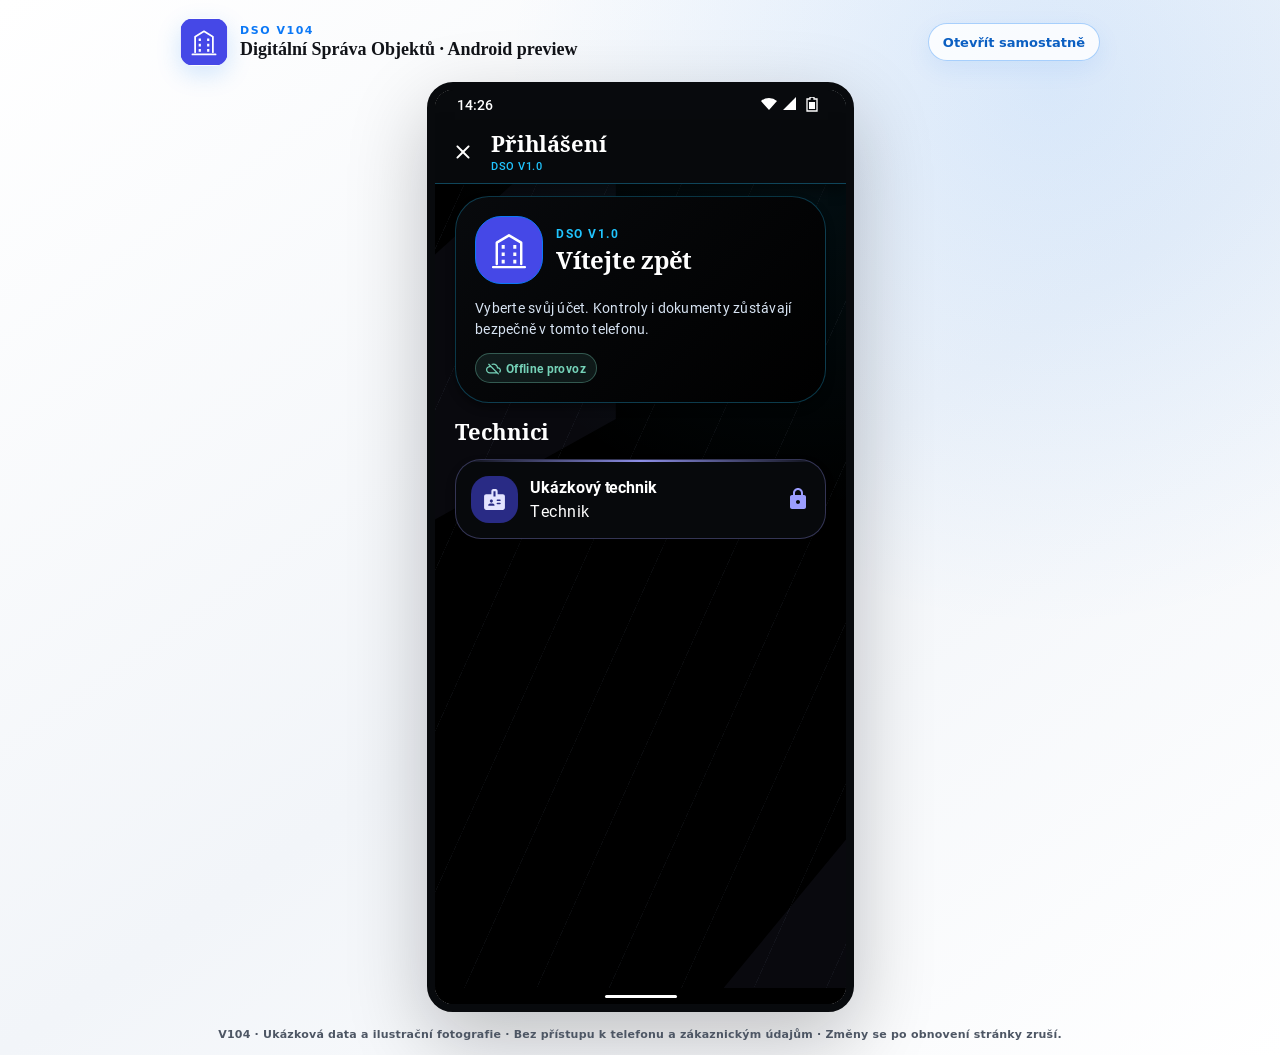
<file: index.html>
<!doctype html>
<html lang="cs">
  <head>
    <meta charset="utf-8" />
    <meta name="viewport" content="width=device-width, initial-scale=1.0" />
    <meta name="theme-color" content="#000000" />
    <meta name="description" content="Interaktivní mobilní náhled DSO — Digitální Správa Objektů." />
    <title>DSO · mobile UI preview</title>
    <link rel="icon" href="./assets/app-icon.svg" type="image/svg+xml" />
    <link rel="manifest" href="./manifest.webmanifest" />
    <script>
      if (window.matchMedia('(max-width: 520px)').matches) {
        window.location.replace('./app/?v=104-native-4');
      }
    </script>
    <link rel="stylesheet" href="./styles.css?v=104-native-4" />
  </head>
  <body>
    <main class="preview-shell">
      <header class="preview-header">
        <div class="preview-brand">
          <img src="./assets/app-icon.svg" alt="" />
          <div>
            <span>DSO V104</span>
            <strong>Digitální Správa Objektů · Android preview</strong>
          </div>
        </div>
        <a href="./app/?v=104-native-4" target="_blank" rel="noreferrer">Otevřít samostatně</a>
      </header>
      <div class="phone" aria-label="Interaktivní mobilní náhled DSO">
        <iframe src="./app/?v=104-native-4" title="DSO — Digitální Správa Objektů"></iframe>
      </div>
      <p class="preview-note">V104 · Ukázková data a ilustrační fotografie · Bez přístupu k telefonu a zákaznickým údajům · Změny se po obnovení stránky zruší.</p>
    </main>
    <script src="./app.js?v=104-native-4"></script>
  </body>
</html>
</file>
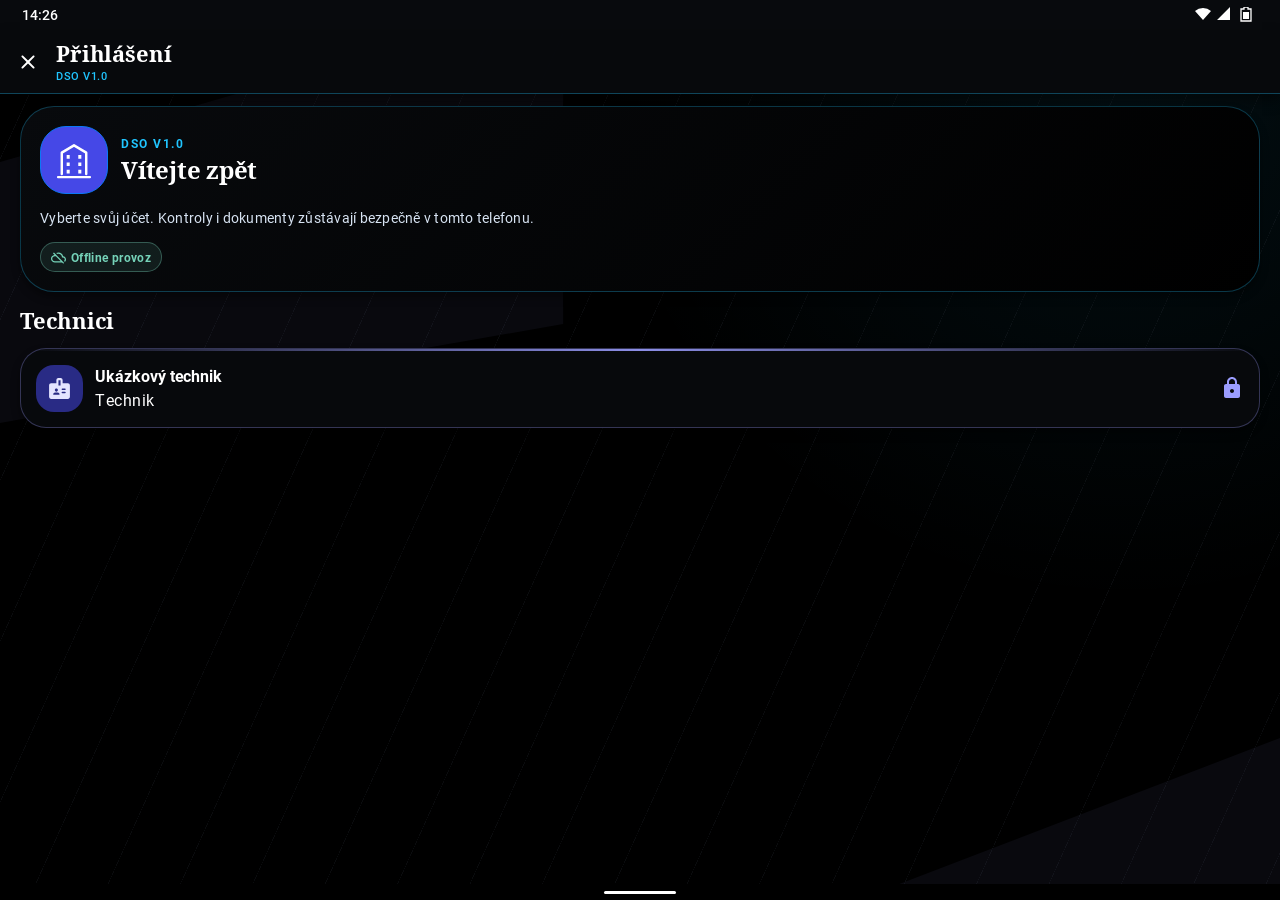
<file: app/index.html>
<!doctype html>
<html lang="cs" data-theme="dark">
  <head>
    <meta charset="utf-8" />
    <meta name="viewport" content="width=device-width, initial-scale=1, viewport-fit=cover" />
    <meta name="theme-color" content="#ffffff" />
    <meta name="description" content="Bezpečný interaktivní UI mirror nativní Android aplikace DSO." />
    <title>DSO — Digitální Správa Objektů</title>
    <link rel="icon" href="../assets/app-icon.svg" type="image/svg+xml" />
    <link rel="manifest" href="../manifest.webmanifest" />
    <link rel="stylesheet" href="./styles.css?v=104-native-4" />
  </head>
  <body>
    <div id="app" class="dso-app"></div>
    <div id="dialog-root"></div>
    <script src="./app.js?v=104-native-4"></script>
    <script src="../app.js?v=104-native-4"></script>
  </body>
</html>
</file>
<file: styles.css>
:root {
  color: #111318;
  background: #ffffff;
  font-family: "Segoe UI", system-ui, -apple-system, BlinkMacSystemFont, sans-serif;
}

* { box-sizing: border-box; }
html, body { margin: 0; min-height: 100%; }
body {
  min-height: 100vh;
  background:
    radial-gradient(circle at 82% 8%, rgba(11, 120, 246, .12), transparent 34rem),
    linear-gradient(145deg, #ffffff, #f2f5f9 54%, #ffffff);
}

.preview-shell {
  min-height: 100vh;
  display: grid;
  grid-template-rows: auto 1fr auto;
  justify-items: center;
  gap: 16px;
  padding: 18px 22px 14px;
}

.preview-header {
  width: min(100%, 920px);
  display: flex;
  align-items: center;
  justify-content: space-between;
  gap: 18px;
}

.preview-brand { display: flex; align-items: center; gap: 12px; }
.preview-brand img {
  width: 48px;
  height: 48px;
  border-radius: 14px;
  box-shadow: 0 8px 25px rgba(11, 120, 246, .18);
}
.preview-brand div { display: grid; gap: 2px; }
.preview-brand span {
  color: #0b78f6;
  font-size: 11px;
  font-weight: 800;
  letter-spacing: .14em;
  text-transform: uppercase;
}
.preview-brand strong { font-family: Georgia, "Times New Roman", serif; font-size: 18px; }
.preview-header a {
  display: inline-flex;
  align-items: center;
  min-height: 38px;
  padding: 0 14px;
  border: 1px solid rgba(11, 120, 246, .34);
  border-radius: 999px;
  background: rgba(255, 255, 255, .82);
  color: #0b5fc2;
  font-size: 13px;
  font-weight: 750;
  text-decoration: none;
  box-shadow: 0 8px 24px rgba(11, 120, 246, .08);
}
.preview-header a:hover { border-color: #0b78f6; color: #0b78f6; }

.phone {
  box-sizing: content-box;
  align-self: center;
  width: 411px;
  height: 914px;
  overflow: hidden;
  border: 8px solid #080a0d;
  border-radius: 26px;
  background: #ffffff;
  box-shadow: 0 28px 80px rgba(8, 10, 13, .24), 0 0 0 1px rgba(255,255,255,.22) inset;
}
iframe { display: block; width: 100%; height: 100%; border: 0; background: #ffffff; }
.preview-note { margin: 0; color: #4d5664; font-size: 11px; font-weight: 650; letter-spacing: .02em; }

@media (max-width: 520px) {
  .preview-shell { display: block; padding: 0; }
  .preview-header, .preview-note { display: none; }
  .phone {
    box-sizing: border-box;
    width: 100vw;
    height: 100dvh;
    border: 0;
    border-radius: 0;
    box-shadow: none;
  }
}
</file>
<file: app/styles.css>
@font-face { font-family: Roboto; src: url('../assets/fonts/Roboto-Regular.ttf') format('truetype'); font-weight:400; font-display:swap; }
@font-face { font-family: Roboto; src: url('../assets/fonts/Roboto-Medium.ttf') format('truetype'); font-weight:500 600; font-display:swap; }
@font-face { font-family: Roboto; src: url('../assets/fonts/Roboto-Bold.ttf') format('truetype'); font-weight:700 900; font-display:swap; }
@font-face { font-family:'Noto Serif'; src:url('../assets/fonts/NotoSerif-Regular.ttf') format('truetype'); font-weight:400; font-display:swap; }
@font-face { font-family:'Noto Serif'; src:url('../assets/fonts/NotoSerif-Bold.ttf') format('truetype'); font-weight:700; font-display:swap; }
:root {
  color-scheme: light;
  --primary: #0b78f6;
  --on-primary: #ffffff;
  --primary-container: #dcebff;
  --on-primary-container: #002a5e;
  --secondary: #4548e7;
  --secondary-container: #e5e5ff;
  --on-secondary-container: #171a75;
  --tertiary: #146655;
  --tertiary-container: #cfe9df;
  --on-tertiary-container: #073a30;
  --error: #9f2f2b;
  --error-container: #f8dad5;
  --background: #ffffff;
  --on-background: #111318;
  --surface: #ffffff;
  --surface-lowest: #ffffff;
  --surface-low: #f8fafd;
  --surface-container: #f2f5f9;
  --surface-high: #ebeff5;
  --surface-highest: #e3e8f0;
  --on-surface: #111318;
  --on-surface-variant: #4d5664;
  --outline: #727c8b;
  --outline-variant: #c7d0dc;
  --brand-gold: #20c5ff;
  --brand-cream: #ffffff;
  --brand-muted: #d7e3f2;
  --shadow: rgba(22, 58, 100, .16);
  --topbar-height: 64px;
  --nav-height: 80px;
  font-family: Roboto, sans-serif;
}

:root[data-theme="dark"] {
  color-scheme: dark;
  --primary: #20c5ff;
  --on-primary: #001f2a;
  --primary-container: #003a66;
  --on-primary-container: #d9f3ff;
  --secondary: #9b9dff;
  --secondary-container: #292b85;
  --on-secondary-container: #e4e4ff;
  --tertiary: #75d2b8;
  --tertiary-container: #174e43;
  --on-tertiary-container: #b1efdd;
  --error: #ffb4aa;
  --error-container: #5e211e;
  --background: #000000;
  --on-background: #ffffff;
  --surface: #080a0d;
  --surface-lowest: #000000;
  --surface-low: #080a0d;
  --surface-container: #101318;
  --surface-high: #181c22;
  --surface-highest: #22272f;
  --on-surface: #ffffff;
  --on-surface-variant: #c7d0dc;
  --outline: #8993a2;
  --outline-variant: #343b46;
  --brand-gold: #20c5ff;
  --brand-cream: #ffffff;
  --brand-muted: #d7e3f2;
  --shadow: rgba(0, 0, 0, .42);
}


* { box-sizing:border-box; -webkit-tap-highlight-color:transparent; }
[hidden] { display:none!important; }
html, body { margin:0; width:100%; height:100%; overflow:hidden; }
body { background:var(--background); color:var(--on-surface); font-size:16px; line-height:24px; letter-spacing:.5px; }
button,input,textarea,select { font:inherit; letter-spacing:inherit; }
button { color:inherit; cursor:pointer; }
button:disabled { cursor:default; }
button:focus-visible, input:focus-visible, a:focus-visible { outline:2px solid var(--primary); outline-offset:3px; }
button { -webkit-appearance:none; }
h1,h2,h3,p { margin:0; }
h1,h2,.serif { font-family:'Noto Serif',serif; font-weight:700; letter-spacing:-.25px; }
h1,h2 { font-size:24px; line-height:32px; }
h3 { font-size:16px; line-height:24px; font-weight:700; letter-spacing:-.05px; }
.dso-app,.screen { width:100%; height:100%; overflow:hidden; position:relative; }
.screen { display:flex; flex-direction:column; background:radial-gradient(circle at 88% 8%,color-mix(in srgb,var(--primary) 7.5%,transparent),transparent 38%),var(--background); }
.screen::before { content:""; position:absolute; inset:0; pointer-events:none; background:repeating-linear-gradient(114.23deg,transparent 0 65px,color-mix(in srgb,var(--outline-variant) 19%,transparent) 65px 65.65px,transparent 65.65px 66px); }
.screen::after { content:""; position:absolute; inset:0; pointer-events:none; background:color-mix(in srgb,var(--secondary) 5.5%,transparent); clip-path:polygon(0 18%,44% 0,44% 36%,0 47%,0 100%,67% 100%,100% 82%,100% 100%,0 100%); }
.screen > * { z-index:1; position:relative; }
.system-status { flex:0 0 30px; height:30px; display:flex; align-items:center; justify-content:space-between; padding:0 22px; background:var(--surface-low); font-size:14px; line-height:20px; font-weight:500; letter-spacing:0; user-select:none; }
.system-status svg { width:64px; height:16px; fill:currentColor; }
.system-navigation { flex:0 0 16px; height:16px; background:var(--background); display:grid; place-items:center; }
.system-navigation::before { content:""; width:72px; height:3px; border-radius:8px; background:var(--on-surface); }
.screen:has(.bottom-nav-wrap) .system-navigation { background:var(--surface-low); }
.topbar { flex:0 0 64px; min-height:64px; display:flex; align-items:center; gap:0; padding:0 4px; background:color-mix(in srgb,var(--surface-low) 98%,transparent); box-shadow:0 7px 12px var(--shadow); border-bottom:1px solid color-mix(in srgb,var(--primary) 32%,transparent); z-index:5; }
.topbar__title { flex:1; min-width:0; padding-left:4px; }
.topbar__title strong,.topbar__title small { display:block; overflow:hidden; text-overflow:ellipsis; white-space:nowrap; }
.topbar__title strong { font:700 22px/28px 'Noto Serif',serif; letter-spacing:-.15px; }
.topbar__title small { font:500 11px/16px Roboto,sans-serif; letter-spacing:.5px; color:var(--primary); margin-top:1px; }
.icon-button { width:48px; height:48px; flex:0 0 48px; border:0; background:transparent; padding:12px; display:grid; place-items:center; border-radius:50%; }
.icon-button:hover { background:color-mix(in srgb,var(--on-surface) 8%,transparent); }
.icon-button:disabled { opacity:.38; }
.icon-button--outlined { width:44px; height:44px; flex-basis:44px; padding:10px; border:1px solid color-mix(in srgb,var(--primary) 42%,transparent); border-radius:15px; color:var(--primary); box-shadow:0 4px 6px var(--shadow); }
.icon { width:24px; height:24px; flex-shrink:0; fill:currentColor; stroke:none; vertical-align:middle; }
.icon--small { width:16px; height:16px; }
.icon--large { width:27px; height:27px; }
.icon--compact { width:20px; height:20px; color:var(--error); }
.scroll { flex:1; min-height:0; overflow-y:auto; overflow-x:hidden; overscroll-behavior:contain; scrollbar-width:none; }
.scroll::-webkit-scrollbar { display:none; }
.content { display:flex; flex-direction:column; gap:12px; padding:16px; }
.content--tight { gap:10px; }
.login-content { padding:12px 20px; gap:14px; }
.dashboard-content { padding:8px 16px 24px; gap:16px; }
.settings-content { gap:14px; }
.inspection-content { padding:12px; gap:10px; }
.eyebrow { color:var(--primary); font-size:12px; line-height:16px; font-weight:700; letter-spacing:1.65px; text-transform:uppercase; }
.section-header { display:grid; gap:5px; }
.supporting { color:var(--on-surface-variant); font-size:14px; line-height:21px; letter-spacing:.25px; }
.small { font-size:12px; line-height:16px; letter-spacing:.4px; }
.tiny { font-size:11px; line-height:16px; letter-spacing:.5px; }
.muted { color:var(--on-surface-variant); }
.bold { font-weight:700; }
.ellipsis { overflow:hidden; text-overflow:ellipsis; white-space:nowrap; }
.row { display:flex; align-items:center; gap:10px; }
.row--top { align-items:flex-start; }
.row--between { justify-content:space-between; }
.stack { display:flex; flex-direction:column; gap:10px; }
.stack--small { gap:5px; }
.flex-1 { flex:1; min-width:0; }
.two-columns { display:grid; grid-template-columns:repeat(2,minmax(0,1fr)); gap:8px; }
.sr-only { position:absolute; height:1px; width:1px; padding:0; margin:-1px; overflow:hidden; clip:rect(0,0,0,0); white-space:nowrap; }
.future-card { --accent:var(--primary); position:relative; flex-shrink:0; overflow:hidden; border:1px solid color-mix(in srgb,var(--accent) 30%,transparent); border-radius:26px; background:color-mix(in srgb,var(--surface-low) 96.5%,transparent); box-shadow:0 5px 8px var(--shadow); }
.future-card::before { content:""; position:absolute; top:0; right:0; left:0; height:2px; background:linear-gradient(90deg,transparent,color-mix(in srgb,var(--accent) 90%,transparent),transparent); pointer-events:none; }
.future-card--button { width:100%; padding:0; text-align:left; }
.future-card--button:active { transform:scale(.982); }
.card-pad { padding:16px; }
.outlined-card { border:1px solid var(--outline-variant); border-radius:18px; background:var(--surface); overflow:hidden; flex-shrink:0; }
.info-card { border-radius:18px; padding:16px; background:var(--primary-container); color:var(--on-primary-container); display:flex; flex-direction:column; gap:6px; }
.info-card .small { font-weight:700; }
.brand-panel { position:relative; overflow:hidden; border-radius:34px; border:1px solid color-mix(in srgb,var(--primary) 28%,transparent); padding:19px; background:linear-gradient(135deg,#080a0d,#000); color:#fff; box-shadow:0 5px 8px var(--shadow); }
.brand-lines { position:absolute; inset:0; width:100%; height:100%; stroke:#20c5ff; stroke-opacity:.24; stroke-width:1; fill:none; pointer-events:none; }
.brand-panel > :not(svg) { position:relative; }
.brand-row { display:flex; align-items:center; gap:13px; }
.brand-icon { width:62px; height:62px; flex-shrink:0; border-radius:19px; background:#4548e7; border:1px solid #0b78f6; overflow:hidden; }
.brand-copy { flex:1; min-width:0; }
.brand-copy .eyebrow { color:#20c5ff; letter-spacing:1.5px; }
.brand-copy h1 { margin-top:3px; }
.brand-panel p:not(.eyebrow) { color:#d7e3f2; margin-top:4px; font-size:14px; line-height:21px; letter-spacing:.25px; }
.brand-panel .status-pill { margin-top:14px; }
.brand-panel--login .brand-icon { width:68px; height:68px; border-radius:26px; }
.brand-panel--login > p { margin-top:13px!important; }
.account-card .card-pad { display:flex; align-items:center; gap:12px; padding:15px; }
.account-card .icon-surface { width:47px; height:47px; flex-basis:47px; border-radius:18px; background:var(--secondary-container); color:var(--on-secondary-container); }
.account-card .icon-surface .icon { width:25px; height:25px; }
.account-card p { font-size:16px; line-height:24px; }
.account-card > .card-pad > .icon { color:var(--secondary); }
.status-pill { display:inline-flex; align-items:center; gap:5px; width:fit-content; max-width:100%; padding:6px 10px; border:1px solid color-mix(in srgb,var(--pill,var(--primary)) 35%,transparent); border-radius:999px; color:var(--pill,var(--primary)); background:color-mix(in srgb,var(--pill,var(--primary)) 10.5%,transparent); font-size:12px; line-height:16px; font-weight:700; letter-spacing:.35px; white-space:nowrap; }
.status-pill .icon { width:15px; height:15px; }
.icon-surface { display:grid; place-items:center; width:49px; height:49px; flex:0 0 49px; border-radius:18px; color:var(--icon-color,var(--primary)); background:color-mix(in srgb,var(--icon-color,var(--primary)) 13%,transparent); }
.continue-card { padding:16px; gap:11px; }
.continue-card .label { color:var(--tertiary); font-size:12px; line-height:16px; font-weight:700; letter-spacing:.35px; margin-bottom:4px; }
.continue-card h3 { font:700 22px/28px 'Noto Serif',serif; letter-spacing:-.15px; }
.continue-card .icon-surface { width:44px; height:44px; flex-basis:44px; border-radius:50%; background:var(--tertiary-container); color:var(--on-tertiary-container); }
.continue-card .progress { height:6px; }
.dashboard-grid { display:grid; grid-template-columns:repeat(2,minmax(0,1fr)); column-gap:12px; row-gap:16px; }
.dashboard-tile,.dashboard-tile .card-pad { height:164px; }
.dashboard-tile .card-pad { padding:14px; display:flex; flex-direction:column; justify-content:space-between; }
.dashboard-tile .icon-surface { width:45px; height:45px; flex-basis:45px; border-radius:16px; }
.dashboard-tile .icon { width:25px; height:25px; }
.dashboard-tile .row > .icon { width:18px; height:18px; color:var(--accent); }
.dashboard-tile .supporting { font-size:12px; line-height:16px; letter-spacing:.4px; margin-top:5px; }
.button { display:inline-flex; align-items:center; justify-content:center; gap:7px; min-height:50px; padding:10px 24px; border:1px solid transparent; border-radius:999px; background:var(--primary); color:var(--on-primary); font-size:14px; line-height:20px; font-weight:700; letter-spacing:.2px; text-align:center; box-shadow:none; }
.button:active { filter:brightness(.93); }
.button--wide { width:100%; }
.button--tonal { background:var(--secondary-container); color:var(--on-secondary-container); }
.button--outlined { background:transparent; border-color:var(--outline-variant); color:var(--on-surface-variant); }
.button--text { background:transparent; color:var(--primary); min-height:40px; padding:8px 12px; }
.button--small { min-height:40px; padding:8px 16px; }
.button--compact { min-height:34px; padding:5px 12px; font-size:12px; line-height:16px; gap:4px; }
.button--danger { background:var(--error); color:var(--background); }
.button:disabled { color:color-mix(in srgb,var(--on-surface-variant) 65%,transparent); background:var(--surface-highest); border-color:transparent; }
.text-danger { color:var(--error); }
.progress { height:7px; border-radius:999px; overflow:hidden; background:var(--tertiary-container); position:relative; }
.progress > span { display:block; height:100%; width:var(--progress,0%); border-radius:inherit; background:var(--tertiary); }
.progress-row { display:grid; gap:6px; }
.progress-meta { display:flex; justify-content:space-between; font-size:12px; line-height:16px; font-weight:700; letter-spacing:.35px; }
.metric-row { display:flex; align-items:center; gap:14px; color:var(--on-surface-variant); font-size:11px; line-height:16px; }
.metric { display:flex; gap:4px; align-items:center; white-space:nowrap; }
.draft-continue { display:flex; align-items:center; gap:5px; border-radius:18px; padding:8px 10px; background:var(--tertiary-container); color:var(--on-tertiary-container); letter-spacing:0; }
.bottom-nav-wrap { flex-shrink:0; border:1px solid color-mix(in srgb,var(--primary) 24%,transparent); border-bottom:0; border-radius:30px 30px 0 0; background:color-mix(in srgb,var(--surface-low) 98.5%,transparent); box-shadow:0 -8px 14px var(--shadow); z-index:5; }
.bottom-nav { height:80px; display:grid; grid-template-columns:repeat(4,minmax(0,1fr)); padding:6px 0; }
.nav-item { border:0; background:transparent; min-width:0; padding:6px 0; display:flex; flex-direction:column; align-items:center; justify-content:center; gap:4px; color:var(--on-surface-variant); font-size:12px; line-height:16px; font-weight:500; letter-spacing:.35px; }
.nav-item .nav-icon { width:64px; height:32px; border-radius:999px; display:grid; place-items:center; }
.nav-item .icon { width:23px; height:23px; }
.nav-item.is-active { color:var(--primary); font-weight:700; }
.nav-item.is-active .nav-icon { background:color-mix(in srgb,var(--primary-container) 80%,transparent); color:var(--on-primary-container); }
.building-card .card-pad { display:flex; flex-direction:column; gap:14px; }
.field { position:relative; width:100%; min-width:0; margin-top:6px; }
.field input,.field textarea,.field select { width:100%; min-width:0; min-height:56px; border:1px solid var(--outline); border-radius:9px; background:transparent; color:var(--on-surface); padding:16px; outline:none; font-size:16px; line-height:24px; letter-spacing:.5px; }
.field textarea { min-height:80px; display:block; resize:vertical; padding-right:44px; }
.field input:focus,.field textarea:focus,.field select:focus { border:2px solid var(--primary); padding:15px; }
.field textarea:focus { padding-right:43px; }
.field > label { position:absolute; top:-8px; left:12px; max-width:calc(100% - 24px); padding:0 4px; background:var(--field-bg,var(--surface)); color:var(--on-surface-variant); font-size:12px; line-height:16px; letter-spacing:.4px; white-space:nowrap; overflow:hidden; text-overflow:ellipsis; pointer-events:none; }
.field:focus-within > label { color:var(--primary); }
.field.is-empty:not(:focus-within) > label { top:16px; font-size:16px; line-height:24px; padding:0; left:16px; background:transparent; letter-spacing:.5px; }
.field.is-empty:has(.field-icon):not(:focus-within) > label { left:48px; max-width:calc(100% - 60px); }
.field.is-empty:not(:focus-within) input::placeholder { color:transparent; }
.field:has(.field-icon) input { padding-left:48px; }
.field-icon { position:absolute; left:12px; top:16px; color:var(--on-surface-variant); pointer-events:none; }
.field .field-trailing { position:absolute; right:4px; top:4px; }
.field:has(.field-trailing) input { padding-right:48px; }
.field-support { font-size:12px; line-height:16px; color:var(--on-surface-variant); letter-spacing:.4px; margin-top:4px; padding:0 16px; }
.future-card .field { --field-bg:var(--surface-low); }
.dialog .field { --field-bg:var(--surface-high); }
.switch { appearance:none; -webkit-appearance:none; width:52px; height:32px; flex:0 0 52px; margin:0; border:2px solid var(--outline); border-radius:999px; background:var(--surface-highest); position:relative; cursor:pointer; }
.switch::before { content:""; position:absolute; height:16px; width:16px; left:6px; top:6px; background:var(--outline); border-radius:50%; }
.switch:checked { background:var(--primary); border-color:var(--primary); }
.switch:checked::before { width:24px; height:24px; left:22px; top:2px; background:var(--on-primary); }
.switch:disabled { opacity:.38; cursor:default; }
.menu-grid { display:grid; grid-template-columns:repeat(3,minmax(0,1fr)); gap:8px; }
.menu-tile { display:flex; flex-direction:column; align-items:center; gap:6px; padding:10px 7px; min-height:118px; border-radius:24px; background:color-mix(in srgb,var(--surface-low) 97.5%,transparent); border:1px solid color-mix(in srgb,var(--primary) 22%,transparent); box-shadow:0 4px 7px var(--shadow); }
.menu-tile:active { transform:scale(.965); }
.menu-tile__icon { position:relative; display:grid; place-items:center; width:56px; height:56px; border-radius:18px; background:color-mix(in srgb,var(--primary-container) 64%,transparent); border:1px solid color-mix(in srgb,var(--primary) 30%,transparent); color:var(--primary); }
.menu-tile__icon > .icon { width:39px; height:39px; }
.menu-tile__label { min-height:32px; font-size:12px; line-height:16px; font-weight:500; letter-spacing:.35px; display:flex; align-items:flex-start; justify-content:center; text-align:center; }
.menu-tile__line { height:3px; width:22px; border-radius:10px; background:var(--outline-variant); margin-top:auto; }
.menu-tile__badge { position:absolute; right:-1px; top:-1px; transform:translate(12%,-12%); display:grid; place-items:center; width:22px; height:22px; border-radius:50%; background:var(--tertiary); color:#000; font-size:10px; line-height:16px; font-weight:700; }
.numberplates { position:relative; width:44px; height:44px; }
.numberplates span { position:absolute; display:grid; place-items:center; width:30px; height:23px; border-radius:5px; color:#fff; font-size:10px; font-weight:700; line-height:16px; background:#d42b30; left:0; top:20px; transform:rotate(-7deg); }
.numberplates span + span { background:#1473c9; top:0; left:12px; transform:rotate(6deg); }
.category-block { display:contents; }
.category-heading { padding:11px; display:flex; flex-direction:column; gap:6px; }
.category-heading > .row { gap:8px; min-height:48px; }
.content--tight > .two-columns + .two-columns { min-height:48px; align-items:center; }
.category-heading .icon,.managed-item .list-row > .icon { color:var(--primary); }
.category-heading .icon-button .icon { color:inherit; }
.category-heading .order-actions { margin:0; }
.list-row { display:flex; align-items:center; gap:16px; padding:8px 16px; min-height:72px; }
.managed-item .list-row { padding:8px 15px; }
.managed-item h3 { font-size:16px; line-height:24px; font-weight:500; letter-spacing:.15px; }
.divider { border:0; border-top:1px solid var(--outline-variant); margin:0 16px; }
.order-actions { display:flex; align-items:center; justify-content:flex-end; gap:0; padding:0; }
.managed-item > .order-actions { padding:0 8px 0; }
.transfer-row { display:flex; justify-content:flex-end; padding:0 8px; }
.transfer-row > button { min-height:48px; }
.order-actions .button { min-height:48px; padding:8px 12px; gap:5px; }
.order-actions .icon-button { width:48px; height:48px; flex-basis:48px; }
.inspection-overview { padding:8px 4px; gap:8px; }
.inspection-overview .menu-grid { column-gap:4px; row-gap:8px; margin-top:4px; }
.date-time { display:grid; gap:8px; }
.date-time .button { min-height:56px; color:#1473c9; }
.date-time .icon { color:var(--on-surface-variant); }
.saved-status { display:flex; align-items:center; gap:4px; font-size:11px; line-height:16px; color:var(--on-surface-variant); padding-right:4px; white-space:nowrap; }
.saved-status .icon { width:17px; height:17px; }
.inspection-section { display:flex; flex-direction:column; gap:10px; }
.section-toggle { width:100%; display:flex; align-items:center; gap:8px; padding:14px; text-align:left; font-size:16px; font-weight:700; line-height:24px; }
.section-toggle > span:first-child { flex:1; min-width:0; }
.section-toggle .status-pill { flex-shrink:0; }
.section-body { gap:10px; }
.section-body .card-pad { padding:14px; gap:12px; }
.answer-field { margin:0; padding:0; min-width:0; border:0; }
.answer-field legend { font-size:14px; line-height:20px; font-weight:700; letter-spacing:.2px; margin-bottom:7px; }
.answer-row { display:flex; flex-wrap:wrap; gap:7px; }
.answer,.filter-chip { display:inline-flex; align-items:center; justify-content:center; gap:6px; min-height:44px; padding:8px 12px; border:1px solid var(--outline); border-radius:9px; background:transparent; color:var(--on-surface); font-size:14px; line-height:20px; font-weight:700; letter-spacing:.2px; }
.answer.is-selected { background:#bfe8ca; color:#103d20; border-color:transparent; }
.answer.is-selected[data-tone="error"] { background:var(--error-container); color:var(--error); }
.answer.is-selected[data-tone="neutral"] { background:#ffd9a0; color:#4a2b00; }
.answer .icon { width:18px; height:18px; }
.filter-chip { min-height:32px; padding:5px 8px; font-weight:500; }
.filter-chip.is-selected { background:var(--secondary-container); color:var(--on-secondary-container); border-color:transparent; }
.filter-row { display:flex; gap:8px; flex-wrap:wrap; }
.inspection-footer { flex-shrink:0; display:grid; gap:7px; padding:10px 14px; border-radius:26px 26px 0 0; border:1px solid var(--outline-variant); border-bottom:0; background:var(--surface-low); box-shadow:0 -5px 10px var(--shadow); }
.inspection-footer .progress { height:4px; }
.inspection-footer .button { min-height:58px; display:flex; flex-direction:column; gap:0; }
.inspection-footer small { font-size:11px; line-height:16px; font-weight:500; }
.saved-photo { display:flex; gap:9px; align-items:center; border-radius:14px; background:var(--surface-high); padding:7px; }
.photo-thumbnail { display:flex; gap:9px; align-items:center; text-align:left; border:0; padding:0; background:transparent; flex:1; min-width:0; }
.photo-thumbnail img { width:88px; height:70px; border-radius:9px; object-fit:cover; flex-shrink:0; }
.photo-caption { font-size:12px; line-height:16px; overflow-wrap:anywhere; white-space:pre-wrap; color:var(--on-surface-variant); }
.photo-thumbnail .tiny { color:var(--primary); }
.photo-editor { flex:1; min-height:0; display:flex; flex-direction:column; }
.photo-stage { flex:1; min-height:120px; position:relative; background:#000; display:grid; place-items:center; overflow:hidden; }
.photo-stage img { display:block; width:100%; height:100%; min-height:0; object-fit:contain; position:absolute; }
.photo-stage > svg { position:absolute; inset:0; width:100%; height:100%; touch-action:none; }
.photo-controls { display:flex; flex-direction:column; gap:8px; padding:8px 14px 0; background:var(--background); }
.photo-toolbar { display:flex; gap:6px; align-items:center; min-height:48px; }
.photo-toolbar .filter-chip { white-space:nowrap; padding:5px 12px; gap:8px; }
.photo-toolbar .tiny { flex:1; text-align:center; line-height:16px; }
.photo-toolbar .icon-button { width:48px; height:48px; flex-basis:48px; padding:12px; }
.photo-controls .photo-actions { padding:14px 0 30px; gap:10px; }
.photo-controls > .button { min-height:48px; }
.photo-controls .filter-chip .icon { width:18px; height:18px; color:var(--primary); }
.photo-controls .two-columns .button { min-height:52px; padding:10px 12px; }
.photo-controls textarea { color:#1473c9; }
.delete-card { display:grid; gap:4px; padding:9px 11px; }
.delete-card__header { display:flex; align-items:center; gap:6px; }
.delete-card__header h3 { flex:1; font-size:14px; line-height:20px; min-width:0; }
.delete-card__meta { display:flex; align-items:center; gap:6px; font-size:12px; line-height:16px; color:var(--on-surface-variant); }
.delete-card__meta > span { flex:1; min-width:0; }
.delete-card__actions { display:grid; grid-template-columns:1fr 1fr; gap:7px; }
.delete-card__actions .button { min-height:36px; }
.history-card .card-pad { padding:14px; gap:9px; }
.history-card .small { margin-top:3px; }
.history-card input[type=checkbox] { width:18px; height:18px; accent-color:var(--primary); margin:10px 4px; }
.history-card .divider { margin:0; }
.search-card { padding:14px; display:grid; gap:10px; }
.search-card .field { margin-top:6px; }
.notification-settings { padding:16px; display:flex; flex-direction:column; gap:10px; }
.setting-row { display:flex; align-items:center; justify-content:space-between; gap:12px; padding:16px; }
.setting-row > span { flex:1; min-width:0; display:grid; gap:2px; }
.setting-row strong { font-size:16px; line-height:24px; letter-spacing:-.05px; }
.setting-row small { font-size:12px; line-height:16px; color:var(--on-surface-variant); letter-spacing:.4px; }
.reminder-row { padding:14px; display:flex; gap:10px; text-align:left; width:100%; }
.reminder-row .dot { height:13px; width:13px; background:var(--error); border-radius:50%; flex:0 0 13px; }
.reminder-row small { display:block; font-size:12px; line-height:16px; color:var(--on-surface-variant); }
.dialog-backdrop { position:fixed; inset:0; z-index:30; display:grid; place-items:center; padding:24px; background:rgba(0,0,0,.32); }
.dialog { width:100%; max-width:560px; max-height:calc(100dvh - 48px); padding:24px; border:0; border-radius:28px; background:var(--surface-high); color:var(--on-surface); overflow-y:auto; box-shadow:0 6px 10px #0003; }
.dialog h2 { font-size:24px; line-height:32px; font-weight:700; margin-bottom:16px; }
.dialog:has(.dialog-icon) h2 { text-align:center; }
.dialog-icon { display:block; margin:0 auto 16px; color:var(--secondary); }
.dialog-body { max-height:56dvh; overflow:auto; display:flex; flex-direction:column; gap:10px; padding-top:6px; }
.dialog-body p { white-space:pre-line; }
.dialog-actions { display:flex; justify-content:flex-end; gap:8px; margin-top:24px; flex-wrap:wrap; }
.dialog-actions .button { min-height:40px; padding:8px 12px; }
.dialog-error { font-size:12px; line-height:16px; color:var(--error); }
.radio-row { display:flex; align-items:center; gap:12px; min-height:48px; padding:8px 0; font-size:14px; line-height:20px; }
.radio-row input { width:20px; height:20px; accent-color:var(--primary); flex-shrink:0; }
.radio-list { display:flex; flex-direction:column; }
.icon-picker { display:grid; grid-template-columns:repeat(5,minmax(0,1fr)); gap:4px; }
.icon-picker label { display:grid; place-items:center; position:relative; padding:8px; border-radius:9px; border:1px solid var(--outline-variant); }
.icon-picker input { position:absolute; opacity:0; }
.icon-picker label:has(:checked) { background:var(--primary-container); color:var(--primary); border-color:var(--primary); }
.delete-preview { display:flex; flex-direction:column; gap:8px; max-height:220px; overflow:auto; }
.delete-preview > div { display:block; font-size:14px; line-height:20px; letter-spacing:.25px; }
.toast { position:absolute; bottom:104px; left:12px; right:12px; z-index:20; padding:14px 16px; border-radius:9px; color:var(--background); background:var(--on-surface); font-size:14px; line-height:20px; letter-spacing:.25px; box-shadow:0 4px 9px #0004; }
.pdf-page { margin:4px auto; width:100%; min-height:560px; padding:24px 20px; background:white; color:#111318; box-shadow:0 4px 12px #0004; font-family:Roboto,sans-serif; }
.pdf-head { display:flex; gap:10px; justify-content:space-between; border-bottom:2px solid #0b78f6; padding-bottom:12px; }
.pdf-head img { width:48px; height:48px; }
.pdf-page h2 { font-size:19px; line-height:26px; }
.pdf-table { display:grid; margin-top:18px; border:1px solid #c7d0dc; }
.pdf-row { display:grid; grid-template-columns:1.2fr 1fr; border-bottom:1px solid #c7d0dc; }
.pdf-row:last-child { border:0; }
.pdf-row span { padding:8px; font-size:10px; line-height:14px; }
.pdf-row span:first-child { background:#f2f5f9; font-weight:700; }
@media(max-width:350px) {
  .topbar__title strong { font-size:22px; }
  .two-columns > .button { padding-left:8px; padding-right:8px; gap:5px; }
  .two-columns > .button .icon { width:20px; height:20px; }
  .menu-tile { padding-left:3px; padding-right:3px; }
  .menu-tile__label { letter-spacing:0; }
  .status-pill { padding-left:8px; padding-right:8px; }
  .metric-row { gap:5px; letter-spacing:0; }
  .photo-toolbar { gap:2px; }
  .dialog-backdrop { padding:18px; }
  .dialog { padding:20px; }
}
@media(prefers-reduced-motion:reduce) { * { scroll-behavior:auto!important; transition:none!important; } }
</file>
